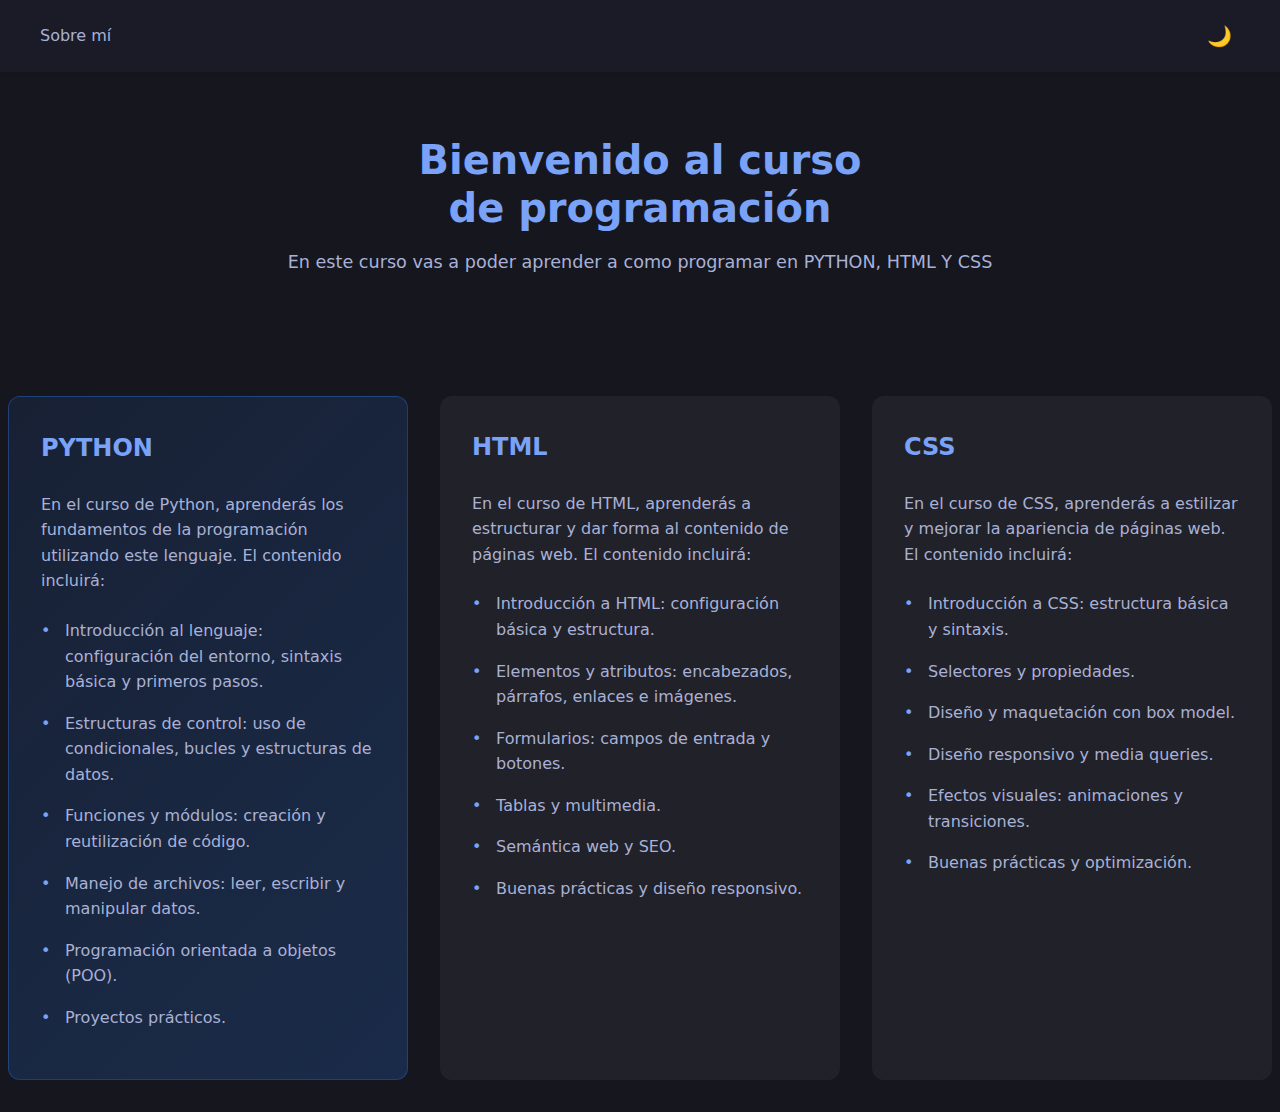
<file: index.html>
<!DOCTYPE html>
<html lang="es">
<head>
    <meta charset="UTF-8">
    <meta name="viewport" content="width=device-width, initial-scale=1.0">
    <title>Curso de Programación</title>
    <link rel="stylesheet" href="index.css">
</head>
<body>
    <header class="header">
        <nav class="nav-container">
            <div class="nav-left">
                <a href="https://francoortizruiz.github.io/Portfolio/" class="nav-link">Sobre mí</a>
            </div>
            <div class="nav-right">
                <button id="themeToggle" class="icon-button">🌞</button>
            </div>
        </nav>
    </header> 

    <main class="container">
        <section class="hero">
            <h1>Bienvenido al curso<br>de programación</h1>
            <p>En este curso vas a poder aprender a como programar en PYTHON, HTML Y CSS</p>
        </section>

        <section class="courses">
            <a href="cursopython.html" class="course-card python-card" data-course="python">
                <h2 class="course-title">PYTHON</h2>
                <div class="course-content">
                    <p>En el curso de Python, aprenderás los fundamentos de la programación utilizando este lenguaje. El contenido incluirá:</p>
                    <ul>
                        <li>Introducción al lenguaje: configuración del entorno, sintaxis básica y primeros pasos.</li>
                        <li>Estructuras de control: uso de condicionales, bucles y estructuras de datos.</li>
                        <li>Funciones y módulos: creación y reutilización de código.</li>
                        <li>Manejo de archivos: leer, escribir y manipular datos.</li>
                        <li>Programación orientada a objetos (POO).</li>
                        <li>Proyectos prácticos.</li>
                    </ul>
                </div>
            </a>

            <article class="course-card" data-course="html">
                <h2 class="course-title">HTML</h2>
                <div class="course-content">
                    <p>En el curso de HTML, aprenderás a estructurar y dar forma al contenido de páginas web. El contenido incluirá:</p>
                    <ul>
                        <li>Introducción a HTML: configuración básica y estructura.</li>
                        <li>Elementos y atributos: encabezados, párrafos, enlaces e imágenes.</li>
                        <li>Formularios: campos de entrada y botones.</li>
                        <li>Tablas y multimedia.</li>
                        <li>Semántica web y SEO.</li>
                        <li>Buenas prácticas y diseño responsivo.</li>
                    </ul>
                </div>
            </article>

            <article class="course-card" data-course="css">
                <h2 class="course-title">CSS</h2>
                <div class="course-content">
                    <p>En el curso de CSS, aprenderás a estilizar y mejorar la apariencia de páginas web. El contenido incluirá:</p>
                    <ul>
                        <li>Introducción a CSS: estructura básica y sintaxis.</li>
                        <li>Selectores y propiedades.</li>
                        <li>Diseño y maquetación con box model.</li>
                        <li>Diseño responsivo y media queries.</li>
                        <li>Efectos visuales: animaciones y transiciones.</li>
                        <li>Buenas prácticas y optimización.</li>
                    </ul>
                </div>
            </article>
        </section>
    </main>

    <script src="index.js" type="module"></script>
</body>
</html>
</file>
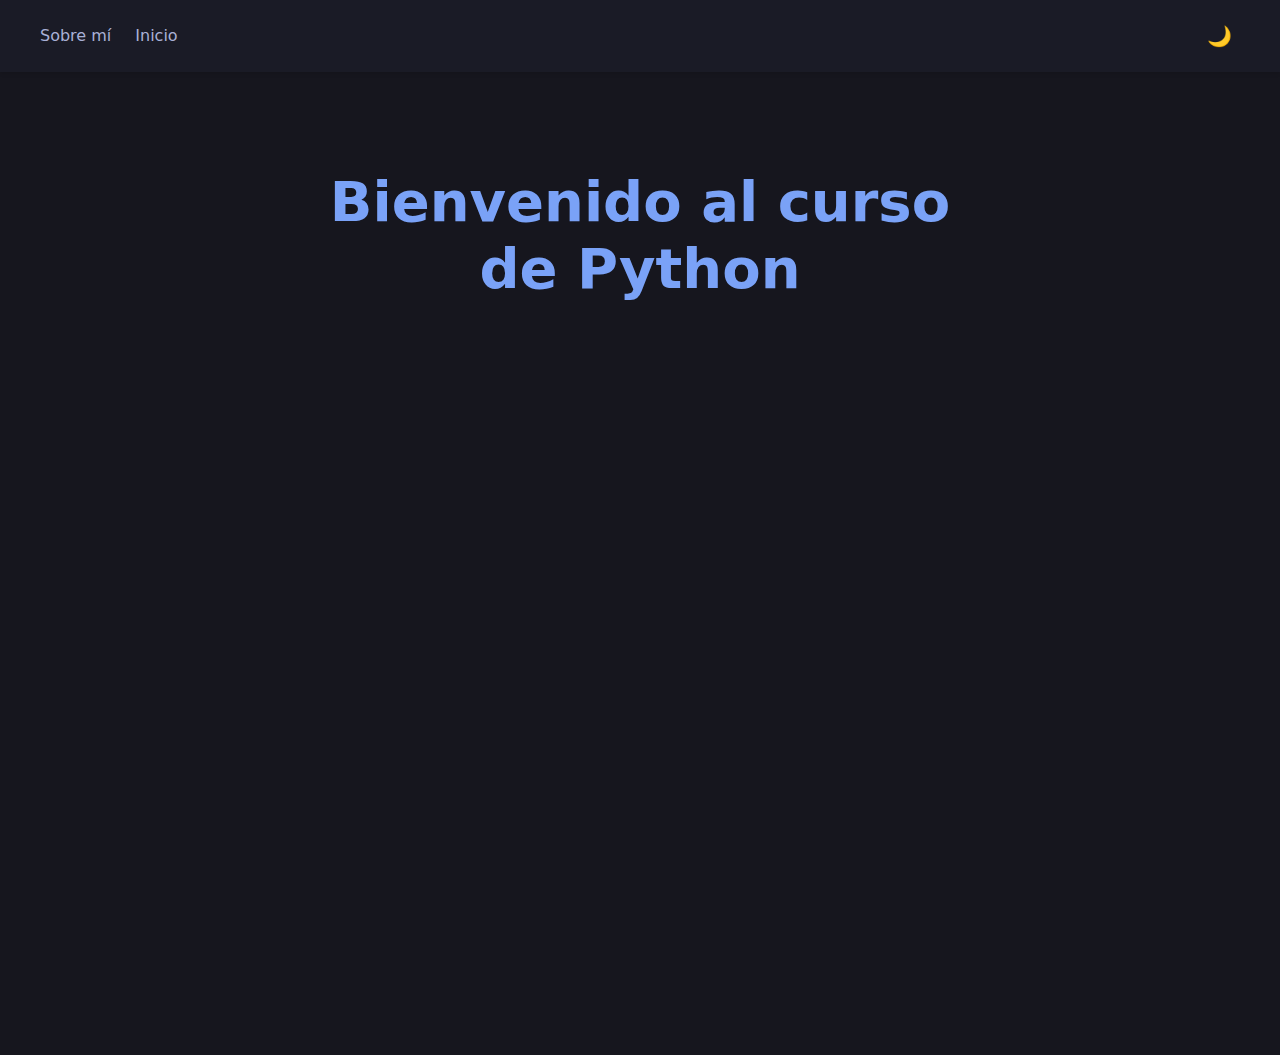
<file: cursopython.html>
<!DOCTYPE html>
<html lang="es">
<head>
    <meta charset="UTF-8">
    <meta name="viewport" content="width=device-width, initial-scale=1.0">
    <title>Curso de Python</title>
    <link rel="stylesheet" href="cursopython.css">
</head>
<body>
    <header class="header">
        <nav class="nav-container">
            <div class="nav-left">
                <a href="https://francoortizruiz.github.io/Portfolio/" class="nav-link">Sobre mí</a>
                <a href="index.html" class="nav-link"><i class="icon-home"></i> Inicio</a>
            </div>
            <div class="nav-right">
                <button id="themeToggle" class="icon-button">🌞</button>
            </div>
        </nav>
    </header>

    <main>
        <section class="hero">
            <h1 class="hero-title">Bienvenido al curso<br>de Python</h1>
            <p class="hero-text">En este curso, te embarcarás en un emocionante viaje para aprender uno de los lenguajes de programación más versátiles y populares del mundo. Python es conocido por su simplicidad, potencia y amplia aplicación en áreas como desarrollo web, análisis de datos, inteligencia artificial y mucho más.</p>
            <p class="hero-text">Aquí encontrarás un espacio para experimentar, resolver problemas y crear tus propios proyectos mientras desarrollas habilidades clave en programación. No importa si estás empezando desde cero o ya tienes algo de experiencia, este curso está diseñado para adaptarse a ti y llevarte paso a paso hacia tus metas.</p>
            <p class="hero-text">Prepárate para explorar, aprender y convertir tus ideas en realidad con Python. ¡Comencemos! 🐍</p>
        </section>

        <section class="cards">
            <article class="card">
                <a href="manualpython.html">
                    <h2>Manual de Python</h2>
                    <p>Introducción a la programación con Python con ejemplos.</p>
                </a>
            </article>

            <article class="card">
                <a href="">
                    <h2>Ejercicios de Python</h2>
                    <p>Ejercicios de programación con Python con soluciones.</p>
                </a>
            </article>

            <article class="card">
                <h2>Herramientas de programación</h2>
                <p>Algunas herramientas que te harán las vida más fácil.</p>
            </article>
        </section>
    </main>

    <script src="cursopython.js"></script>
</body>
</html>
</file>
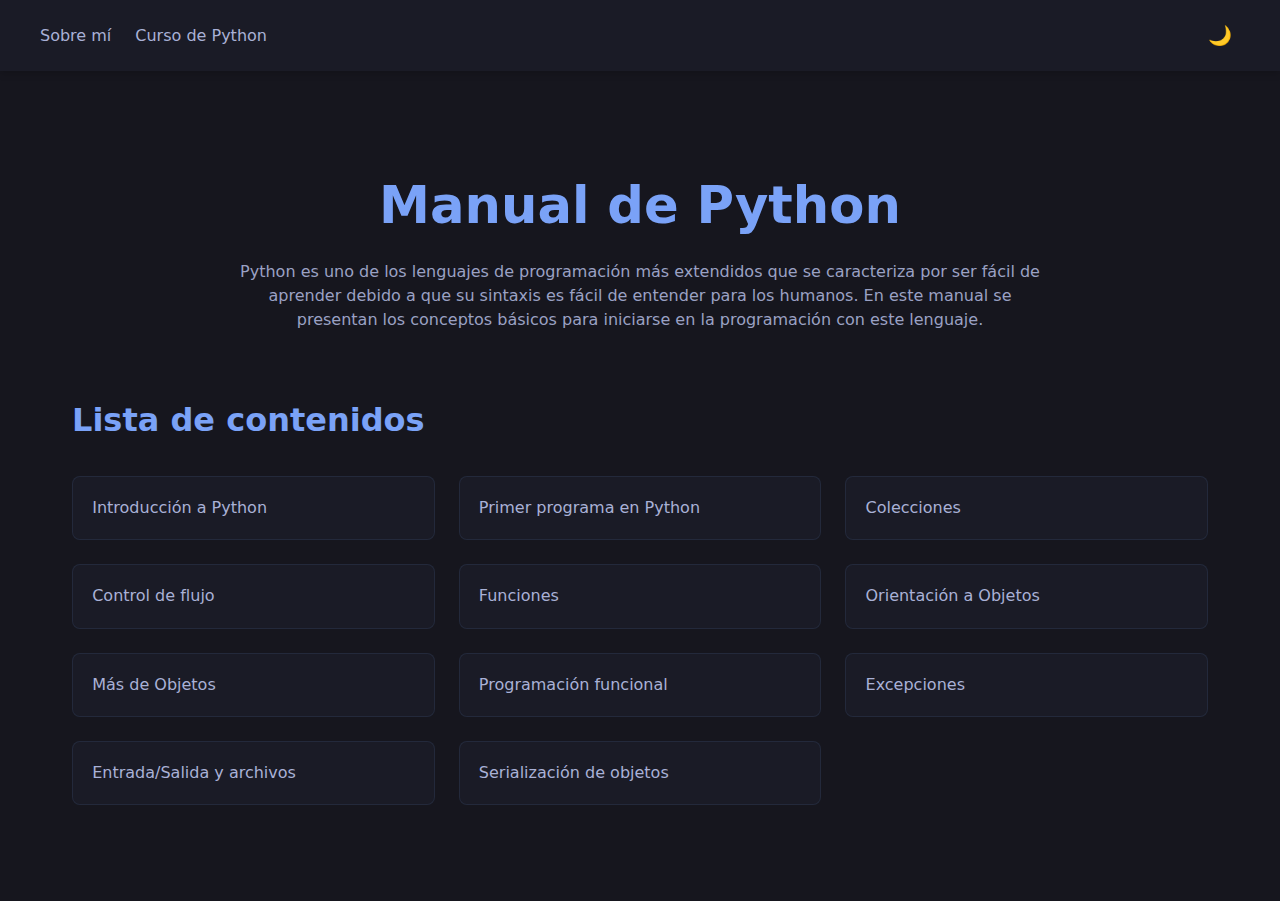
<file: manualpython.html>
<!DOCTYPE html>
<html lang="es">
<head>
    <meta charset="UTF-8">
    <meta name="viewport" content="width=device-width, initial-scale=1.0">
    <title>Manual de Python</title>
    <link rel="stylesheet" href="manualpython.css">
</head>
<body>
    <header class="header">
        <nav class="nav-container">
            <div class="nav-left">
                <a href="https://francoortizruiz.github.io/Portfolio/" class="nav-link">Sobre mí</a>
                <a href="cursopython.html" class="nav-link"><i class="icon-home"></i> Curso de Python</a>
            </div>
            <div class="nav-right">
                <button id="themeToggle" class="icon-button">🌞</button>
            </div>
        </nav>
    </header>

    <main>
        <section class="hero">
            <h1>Manual de Python</h1>
            <p class="hero-text">Python es uno de los lenguajes de programación más extendidos que se caracteriza por ser fácil de aprender debido a que su sintaxis es fácil de entender para los humanos. En este manual se presentan los conceptos básicos para iniciarse en la programación con este lenguaje.</p>
        </section>

        <section class="content">
            <h2>Lista de contenidos</h2>
            <ul class="content-list">
                <li><a href="introduccionpython.html" class="content-link">Introducción a Python</a></li>
                <li><a href="#" class="content-link">Primer programa en Python</a></li>
                <li><a href="#" class="content-link">Colecciones</a></li>
                <li><a href="#" class="content-link">Control de flujo</a></li>
                <li><a href="#" class="content-link">Funciones</a></li>
                <li><a href="#" class="content-link">Orientación a Objetos</a></li>
                <li><a href="#" class="content-link">Más de Objetos</a></li>
                <li><a href="#" class="content-link">Programación funcional</a></li>
                <li><a href="#" class="content-link">Excepciones</a></li>
                <li><a href="#" class="content-link">Entrada/Salida y archivos</a></li>
                <li><a href="#" class="content-link">Serialización de objetos</a></li>
            </ul>
        </section>
    </main>

    <script src="manualpython.js"></script>
</body>
</html>
</file>
<file: index.css>
/* Variables */
:root {
    --primary-color: #1a1b26;
    --text-color: #a9b1d6;
    --accent-color: #7aa2f7;
    --background-color: #16161e;
    --card-background: #1a1b26;
    --transition-speed: 0.3s;
    --spacing-lg: 2rem;
    --spacing-md: 1.5rem;
    --spacing-sm: 1rem;
    --color-text: #a9b1d6;
    --color-primary: #7aa2f7;
    --container-width: 1200px;
}

[data-theme="light"] {
    --primary-color: #ffffff;
    --text-color: #333333;
    --accent-color: #2d4ef5;
    --background-color: #f5f5f5;
    --card-background: #ffffff;
    --color-text: #333;
    --color-primary: #2d4ef5;
}

/* Reset */
* {
    margin: 0;
    padding: 0;
    box-sizing: border-box;
}

body {
    font-family: 'Inter', system-ui, sans-serif;
    background-color: var(--background-color);
    color: var(--text-color);
    line-height: 1.6;
    transition: background-color var(--transition-speed), color var(--transition-speed);
}

/* Hero Section */
.hero {
    padding: 4rem 2rem;
    text-align: center;
    animation: fadeIn 1s ease-out;
}

.hero h1 {
    font-size: 2.5rem;
    font-weight: 800;
    margin-bottom: 1rem;
    color: var(--accent-color);
    line-height: 1.2;
}

.hero p {
    font-size: 1.1rem;
    max-width: 800px;
    margin: 0 auto 1.5rem;
    padding: 0 1rem;
}

/* Card Section */
.courses {
    display: grid;
    grid-template-columns: repeat(auto-fit, minmax(50px, 25rem));
    gap: var(--spacing-lg);
    padding: var(--spacing-lg) 0;
    justify-content: center;
}

    @keyframes fadeInUp {
    from {
        opacity: 0;
        transform: translateY(20px);
    }
    to {
        opacity: 1;
        transform: translateY(0);
    }
}

@media (max-width: 768px) {
    .hero h1 {
        font-size: 2rem;
    }
    
    .courses {
        grid-template-columns: 1fr;
    }
}

/* Course Card Styles */
.course-card {
    background: rgba(255, 255, 255, 0.05);
    border-radius: 12px;
    padding: var(--spacing-lg);
    transition: all 0.3s ease;
    text-decoration: none;
    color: var(--color-text);
    display: block;
    cursor: pointer;
}

.course-card:hover {
    transform: translateY(-5px);
    background: rgba(255, 255, 255, 0.1);
    box-shadow: 0 4px 20px rgba(0, 0, 0, 0.2);
}

.course-title {
    font-size: 1.5rem;
    margin-bottom: var(--spacing-md);
    color: var(--color-primary);
}

.course-content ul {
    list-style: none;
    margin-top: var(--spacing-md);
}

.course-content li {
    margin-bottom: var(--spacing-sm);
    padding-left: var(--spacing-md);
    position: relative;
}

.course-content li::before {
    content: "•";
    color: var(--color-primary);
    position: absolute;
    left: 0;
}

.course-card.python-card {
    background: linear-gradient(135deg, rgba(45, 132, 251, 0.1), rgba(45, 132, 251, 0.2));
    border: 1px solid rgba(45, 132, 251, 0.3);
}

.course-card.python-card:hover {
    background: linear-gradient(135deg, rgba(45, 132, 251, 0.2), rgba(45, 132, 251, 0.3));
}

/* Nav Section */
.header {
    background-color: var(--primary-color);
    padding: 1rem 2rem;
    box-shadow: 0 2px 4px rgba(0, 0, 0, 0.1);
}

.nav-container {
    max-width: 1200px;
    margin: 0 auto;
    display: flex;
    justify-content: space-between;
    align-items: center;
}

.nav-left, .nav-right {
    display: flex;
    gap: 1.5rem;
    align-items: center;
}

.nav-link {
    color: var(--text-color);
    text-decoration: none;
    font-weight: 500;
    transition: color var(--transition-speed);
}

.nav-link:hover {
    color: var(--accent-color);
}

.icon-button {
    background: none;
    border: none;
    font-size: 1.25rem;
    cursor: pointer;
    padding: 0.5rem;
    border-radius: 50%;
    transition: background-color var(--transition-speed);
}

.icon-button:hover {
    background-color: rgba(255, 255, 255, 0.1);
}

/* Media Queries */
@media (max-width: 768px) {
    .hero h1 {
        font-size: 2rem;
    }

    .hero p {
        font-size: 1rem;
    }

    .courses {
        grid-template-columns: 1fr;
    }
}

/* Animations */
@keyframes fadeIn {
    from {
        opacity: 0;
    }
    to {
        opacity: 1;
    }
}
</file>
<file: cursopython.css>
:root {
    --primary-color: #1a1b26;
    --text-color: #a9b1d6;
    --accent-color: #7aa2f7;
    --background-color: #16161e;
    --card-background: #1a1b26;
    --transition-speed: 0.3s;
}

[data-theme="light"] {
    --primary-color: #ffffff;
    --text-color: #333333;
    --accent-color: #2d4ef5;
    --background-color: #f5f5f5;
    --card-background: #ffffff;
}

* {
    margin: 0;
    padding: 0;
    box-sizing: border-box;
}

body {
    font-family: 'Inter', system-ui, -apple-system, sans-serif;
    background-color: var(--background-color);
    color: var(--text-color);
    line-height: 1.6;
    transition: background-color var(--transition-speed), color var(--transition-speed);
}

main {
    max-width: 1200px;
    margin: 0 auto;
    padding: 2rem;
}

@media (max-width: 768px) {
    main {
        padding: 1rem;
    }
}

.header {
    background-color: var(--primary-color);
    padding: 1rem 2rem;
    box-shadow: 0 2px 4px rgba(0, 0, 0, 0.1);
}

.nav-container {
    max-width: 1200px;
    margin: 0 auto;
    display: flex;
    justify-content: space-between;
    align-items: center;
}

.nav-left, .nav-right {
    display: flex;
    gap: 1.5rem;
    align-items: center;
}

.nav-link {
    color: var(--text-color);
    text-decoration: none;
    font-weight: 500;
    transition: color var(--transition-speed);
}

.nav-link:hover {
    color: var(--accent-color);
}

.icon-button {
    background: none;
    border: none;
    font-size: 1.25rem;
    cursor: pointer;
    padding: 0.5rem;
    border-radius: 50%;
    transition: background-color var(--transition-speed);
}

.icon-button:hover {
    background-color: rgba(255, 255, 255, 0.1);
}

@media (max-width: 768px) {
    .header {
        padding: 1rem;
    }
}

.hero {
    padding: 4rem 0;
    text-align: center;
    animation: fadeIn 1s ease-out;
}

.hero-title {
    font-size: 3.5rem;
    font-weight: 800;
    margin-bottom: 2rem;
    color: var(--accent-color);
    line-height: 1.2;
}

.hero-text {
    font-size: 1.1rem;
    max-width: 800px;
    margin: 0 auto 1.5rem;
    opacity: 0;
    animation: slideUp 0.8s ease-out forwards;
}

.hero-text:nth-child(2) {
    animation-delay: 0.2s;
}

.hero-text:nth-child(3) {
    animation-delay: 0.4s;
}

@keyframes fadeIn {
    from {
        opacity: 0;
    }
    to {
        opacity: 1;
    }
}

@keyframes slideUp {
    from {
        opacity: 0;
        transform: translateY(20px);
    }
    to {
        opacity: 1;
        transform: translateY(0);
    }
}

@media (max-width: 768px) {
    .hero-title {
        font-size: 2.5rem;
    }
    
    .hero-text {
        font-size: 1rem;
        padding: 0 1rem;
    }
}

.cards {
    display: grid;
    grid-template-columns: repeat(auto-fit, minmax(300px, 1fr));
    gap: 2rem;
    padding: 2rem 0;
}

.card {
    background: linear-gradient(135deg, rgba(45, 132, 251, 0.1), rgba(45, 132, 251, 0.2));
    border: 1px solid rgba(45, 132, 251, 0.3);
    border-radius: 12px;
    padding: 2rem;
    box-shadow: 0 4px 6px rgba(0, 0, 0, 0.1);
    transition: transform var(--transition-speed), box-shadow var(--transition-speed);
    opacity: 0;
    animation: fadeIn 0.8s ease-out forwards;
    text-decoration: none;
}

.card:hover {
    transform: translateY(-5px);
    box-shadow: 0 8px 12px rgba(0, 0, 0, 0.15);
    background: linear-gradient(135deg, rgba(45, 132, 251, 0.2), rgba(45, 132, 251, 0.3));
    
}

.card h2 {
    color: var(--accent-color);
    margin-bottom: 1rem;
    font-size: 1.5rem;
    text-shadow: 0 1px 3px rgba(0, 0, 0, 0.3);
}

.card p {
    color: var(--text-color);
    line-height: 1.5;
    opacity: 0.9; 
}

.cards a {
    text-decoration: none; /* Elimina la subrayado */
    color: var(--text-color); /* Mantiene el color de texto original */
}

.cards a:visited {
    text-decoration: none; /* Asegura que tampoco haya subrayado después de visitar */
    color: var(--text-color); /* Conserva el color original */
}

.cards a:hover {
    color: var(--accent-color); /* Opcional: cambia el color en hover */
}


@media (max-width: 768px) {
    .cards {
        grid-template-columns: 1fr;
        gap: 1rem;
    }
}
</file>
<file: manualpython.css>
:root {
    --primary-color: #1a1b26;
    --text-color: #a9b1d6;
    --accent-color: #7aa2f7;
    --background-color: #16161e;
    --card-background: #1a1b26;
    --transition-speed: 0.3s;
}

[data-theme="light"] {
    --primary-color: #ffffff;
    --text-color: #333333;
    --accent-color: #2d4ef5;
    --background-color: #f5f5f5;
    --card-background: #ffffff;
}

* {
    margin: 0;
    padding: 0;
    box-sizing: border-box;
}

body {
    font-family: Inter, system-ui, Avenir, Helvetica, Arial, sans-serif;
    line-height: 1.5;
    color: var(--text-color);
    background-color: var(--background-color);
    transition: background-color var(--transition-speed), color var(--transition-speed);
}

/* Header styles */
header {
    background-color: var(--card-background);
    padding: 1rem 2rem;
    box-shadow: 0 2px 8px rgba(0, 0, 0, 0.2);
}

nav {
    max-width: 1200px;
    margin: 0 auto;
    display: flex;
    justify-content: space-between;
    align-items: center;
}

.nav-left, .nav-right {
    display: flex;
    gap: 1.5rem;
    align-items: center;
}

.nav-link {
    color: var(--text-color);
    text-decoration: none;
    font-weight: 500;
    transition: color var(--transition-speed);
}

.nav-link:hover {
    color: var(--accent-color);
}

.icon-button {
    background: none;
    border: none;
    font-size: 1.2rem;
    cursor: pointer;
    padding: 0.5rem;
    border-radius: 50%;
    transition: background-color var(--transition-speed);
    color: var(--text-color);
}

.icon-button:hover {
    background-color: rgba(122, 162, 247, 0.1);
}

/* Main content */
main {
    max-width: 1200px;
    margin: 0 auto;
    padding: 2rem;
}

.hero {
    text-align: center;
    margin: 4rem 0;
    animation: fadeIn 1s ease-out;
}

.hero h1 {
    font-size: 3.2em;
    margin-bottom: 1rem;
    color: var(--accent-color);
}

.hero-text {
    max-width: 800px;
    margin: 0 auto;
    color: var(--text-color);
    opacity: 0.9;
}

.content {
    margin: 4rem 0;
}

.content h2 {
    margin-bottom: 2rem;
    font-size: 2em;
    color: var(--accent-color);
}

.content-list {
    list-style: none;
    display: grid;
    grid-template-columns: repeat(auto-fill, minmax(300px, 1fr));
    gap: 1.5rem;
}

.content-link {
    display: block;
    padding: 1.2rem;
    background-color: var(--card-background);
    border-radius: 8px;
    color: var(--text-color);
    text-decoration: none;
    transition: transform var(--transition-speed), box-shadow var(--transition-speed);
    border: 1px solid rgba(122, 162, 247, 0.1);
}

.content-link:hover {
    transform: translateY(-2px);
    box-shadow: 0 4px 12px rgba(0, 0, 0, 0.2);
    border-color: var(--accent-color);
    color: var(--accent-color);
}

@keyframes fadeIn {
    from {
        opacity: 0;
        transform: translateY(20px);
    }
    to {
        opacity: 1;
        transform: translateY(0);
    }
}

@media (max-width: 768px) {
    .hero h1 {
        font-size: 2.5em;
    }

    .content-list {
        grid-template-columns: 1fr;
    }

    .hero-text {
        padding: 0 1rem;
    }

    nav {
        padding: 0 1rem;
    }
}
</file>
